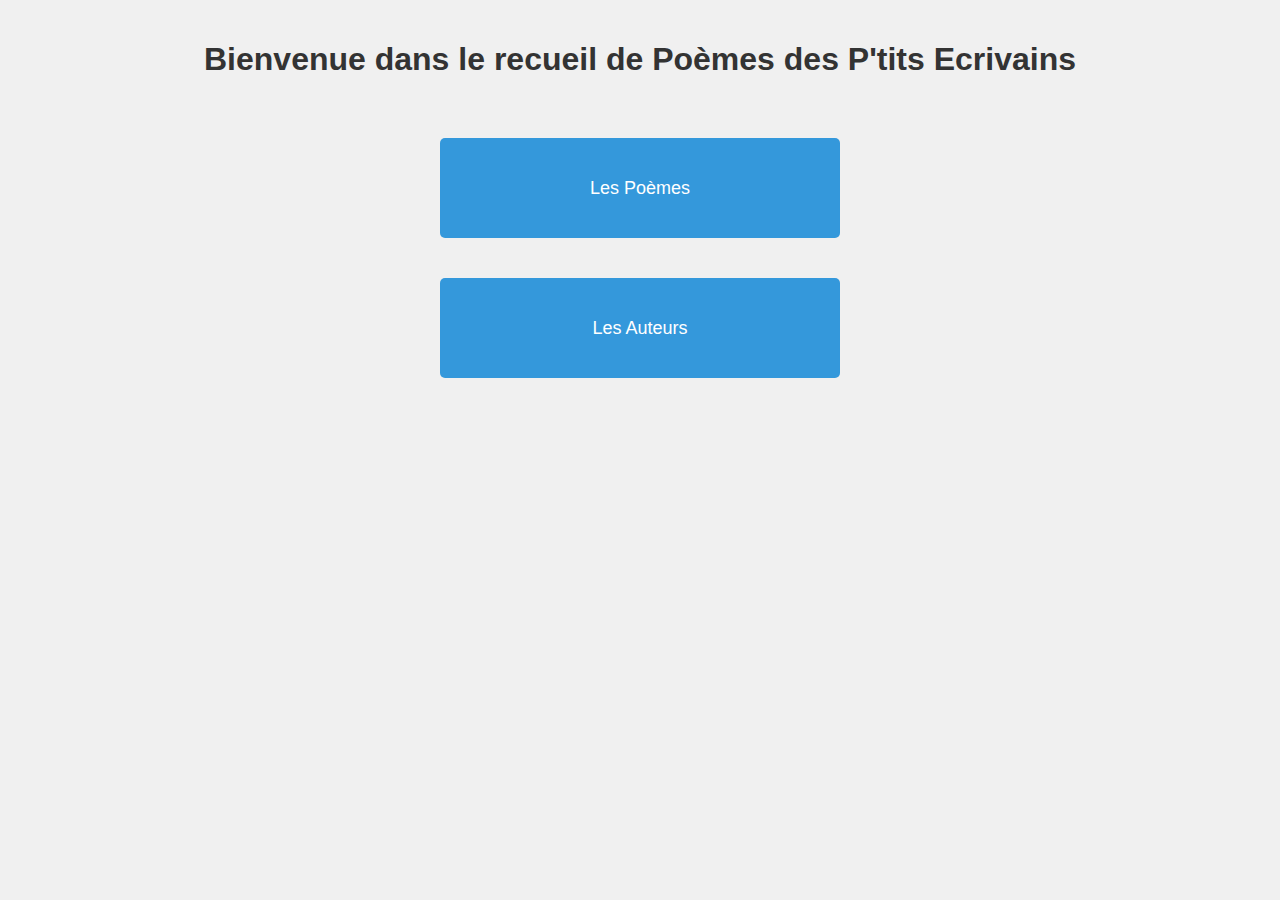
<file: index.html>
<!DOCTYPE html>
<html>
<head>
    <title>Recueil de Po&egrave;mes</title>
    <style>
        body {
            font-family: Arial, sans-serif;
            margin: 0;
            padding: 0;
            background-color: #f0f0f0;
        }
        h1 {
            color: #333;
            text-align: center;
            padding: 20px 0;
        }
        button {
            display: block;
            width: 400px;
            height: 100px;
            margin: 40px auto;
            background-color: #3498db;
            color: #fff;
            border: none;
            border-radius: 5px;
            cursor: pointer;
            font-size: 18px;
        }
        button:hover {
            background-color: #2980b9;
        }
    </style>
</head>
<body>
    <h1>Bienvenue dans le recueil de Po&egrave;mes des P'tits Ecrivains</h1>
    <button onclick="location.href='poemes.html'">Les Po&egrave;mes</button>
    <button onclick="location.href='employes.html'">Les Auteurs</button>
</body>
</html>
</file>
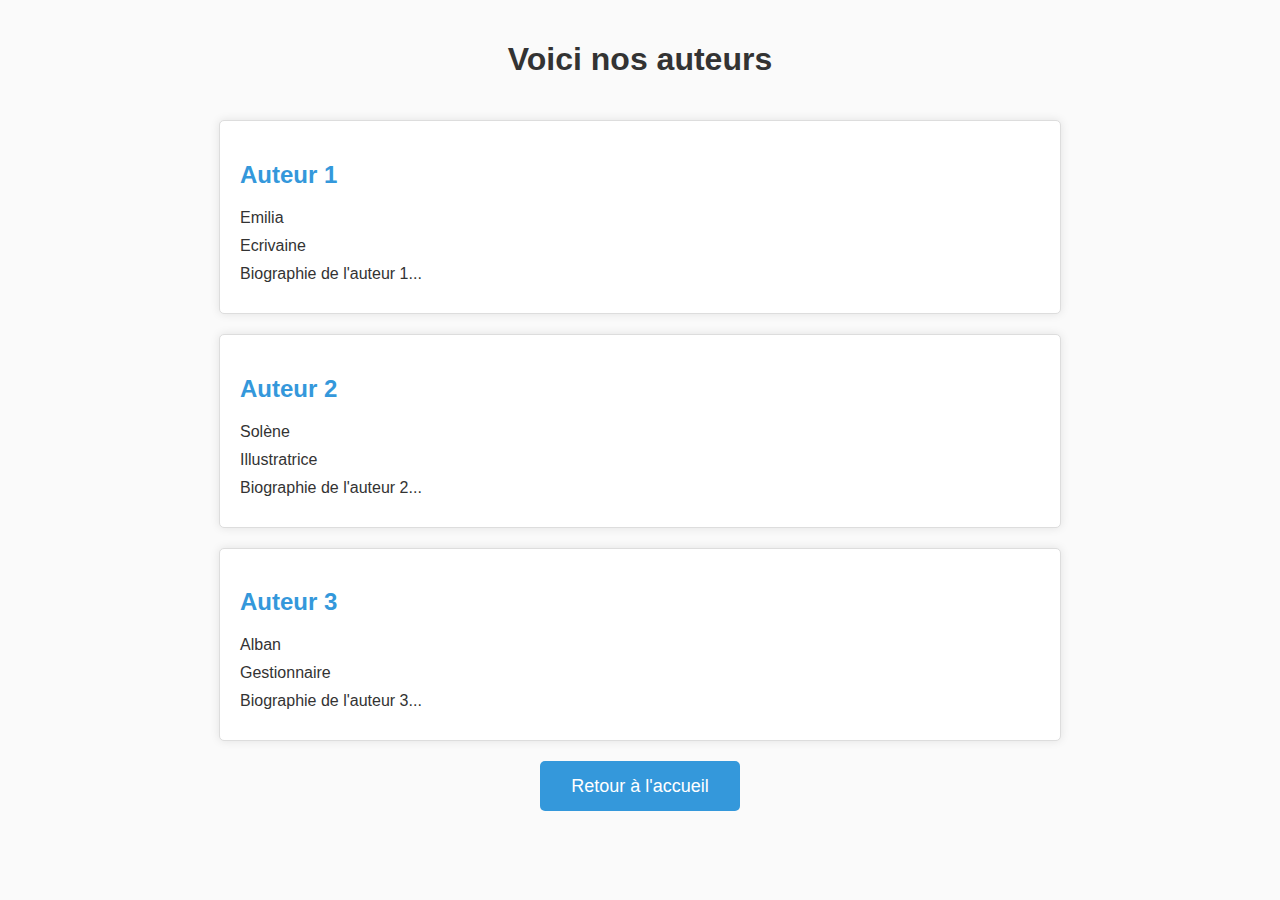
<file: employes.html>
<!DOCTYPE html>
<html>
<head>
    <title>Auteurs</title>
    <style>
        body {
            font-family: 'Arial', sans-serif;
            margin: 0;
            padding: 0;
            background-color: #fafafa;
            color: #333;
        }
        h1 {
            color: #333;
            text-align: center;
            padding: 20px 0;
        }
        div {
            border: 1px solid #ddd;
            border-radius: 5px;
            padding: 20px;
            margin: 20px auto;
            max-width: 800px;
            background-color: #fff;
            box-shadow: 0 0 10px rgba(0,0,0,0.1);
        }
        h2 {
            color: #3498db;
        }
        p {
            margin: 10px 0;
        }
        button {
            display: block;
            width: 200px;
            height: 50px;
            margin: 20px auto;
            background-color: #3498db;
            color: #fff;
            border: none;
            border-radius: 5px;
            cursor: pointer;
            font-size: 18px;
        }
        button:hover {
            background-color: #2980b9;
        }
    </style>
</head>
<body>
    <h1>Voici nos auteurs</h1>

    <div>
        <h2>Auteur 1</h2>
        <p>Emilia</p>
        <p>Ecrivaine</p>
        <p>Biographie de l'auteur 1...</p>
    </div>
    <div>
        <h2>Auteur 2</h2>
        <p>Solène</p>
        <p>Illustratrice</p>
        <p>Biographie de l'auteur 2...</p>
    </div>
    <div>
        <h2>Auteur 3</h2>
        <p>Alban</p>
        <p>Gestionnaire</p>
        <p>Biographie de l'auteur 3...</p>
    </div>
    



    <!-- etc. -->
    <button onclick="location.href='index.html'">Retour à l'accueil</button>
</body>
</html>
</file>
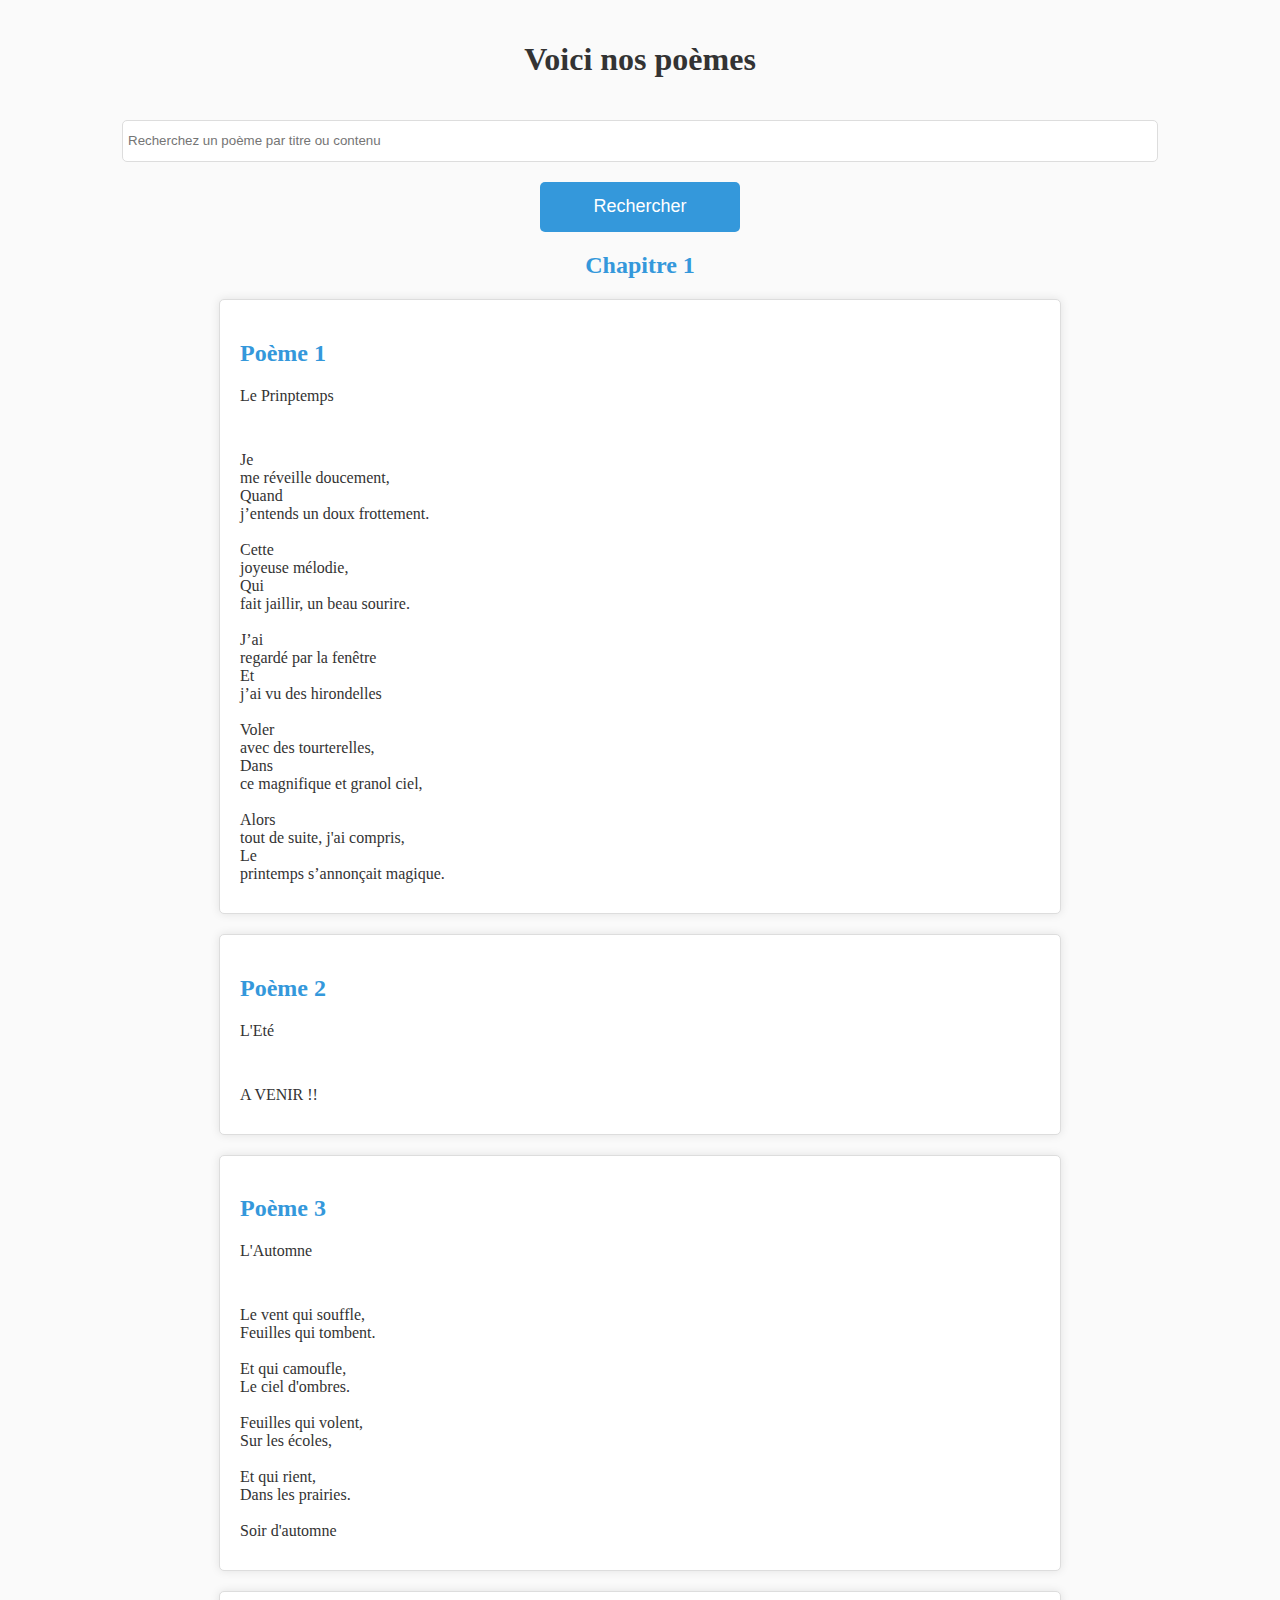
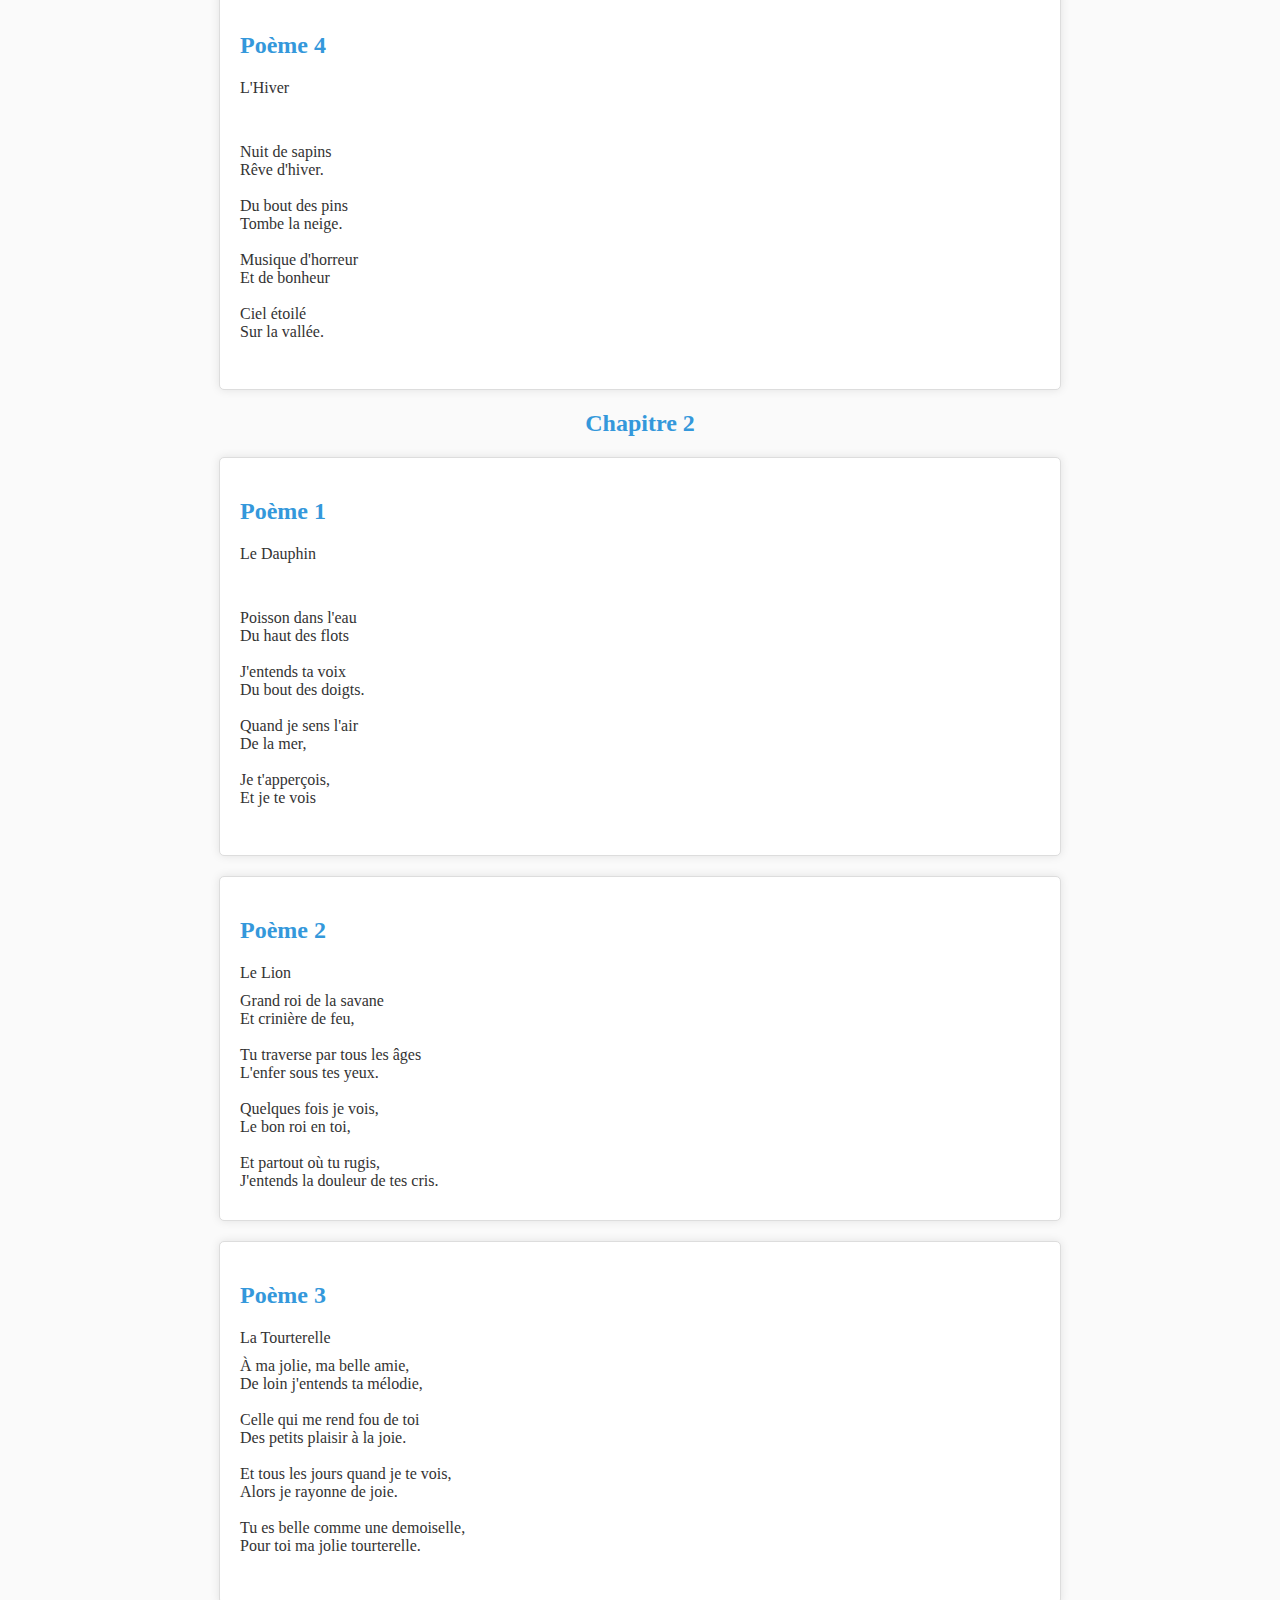
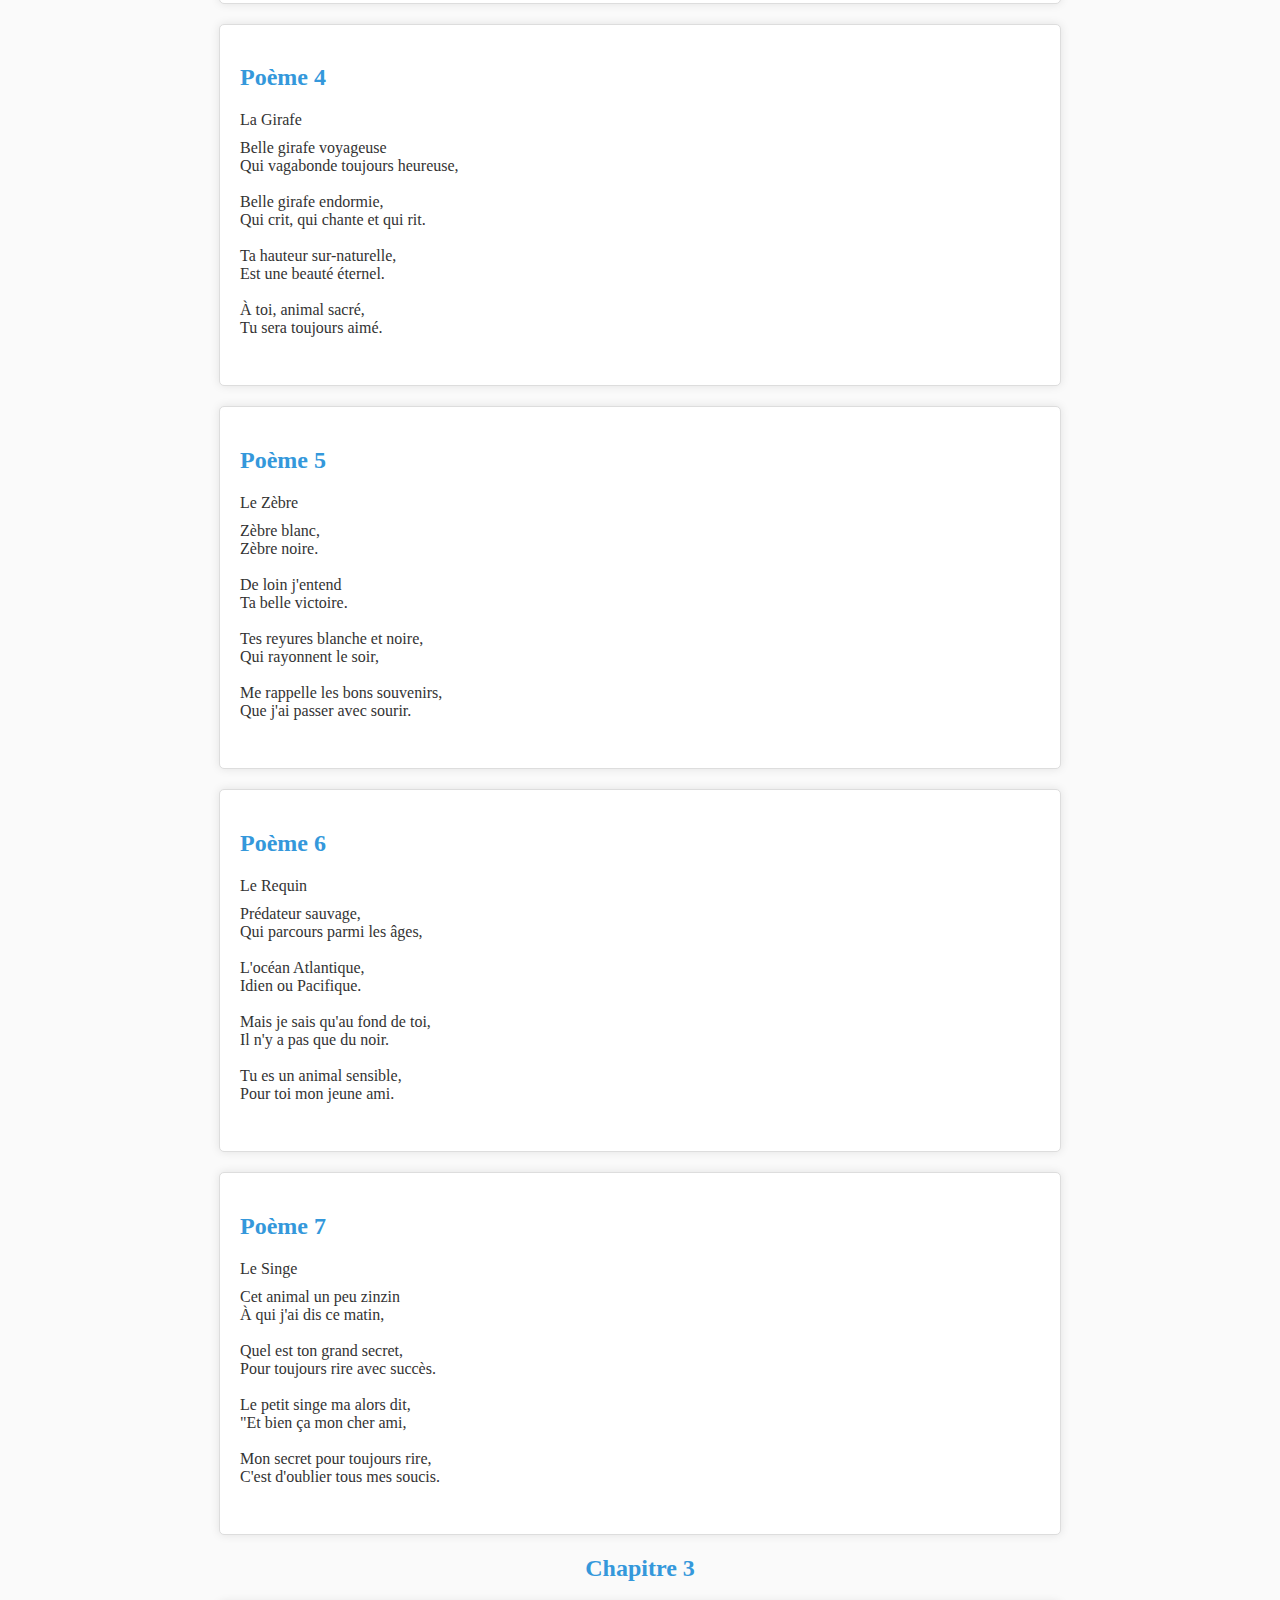
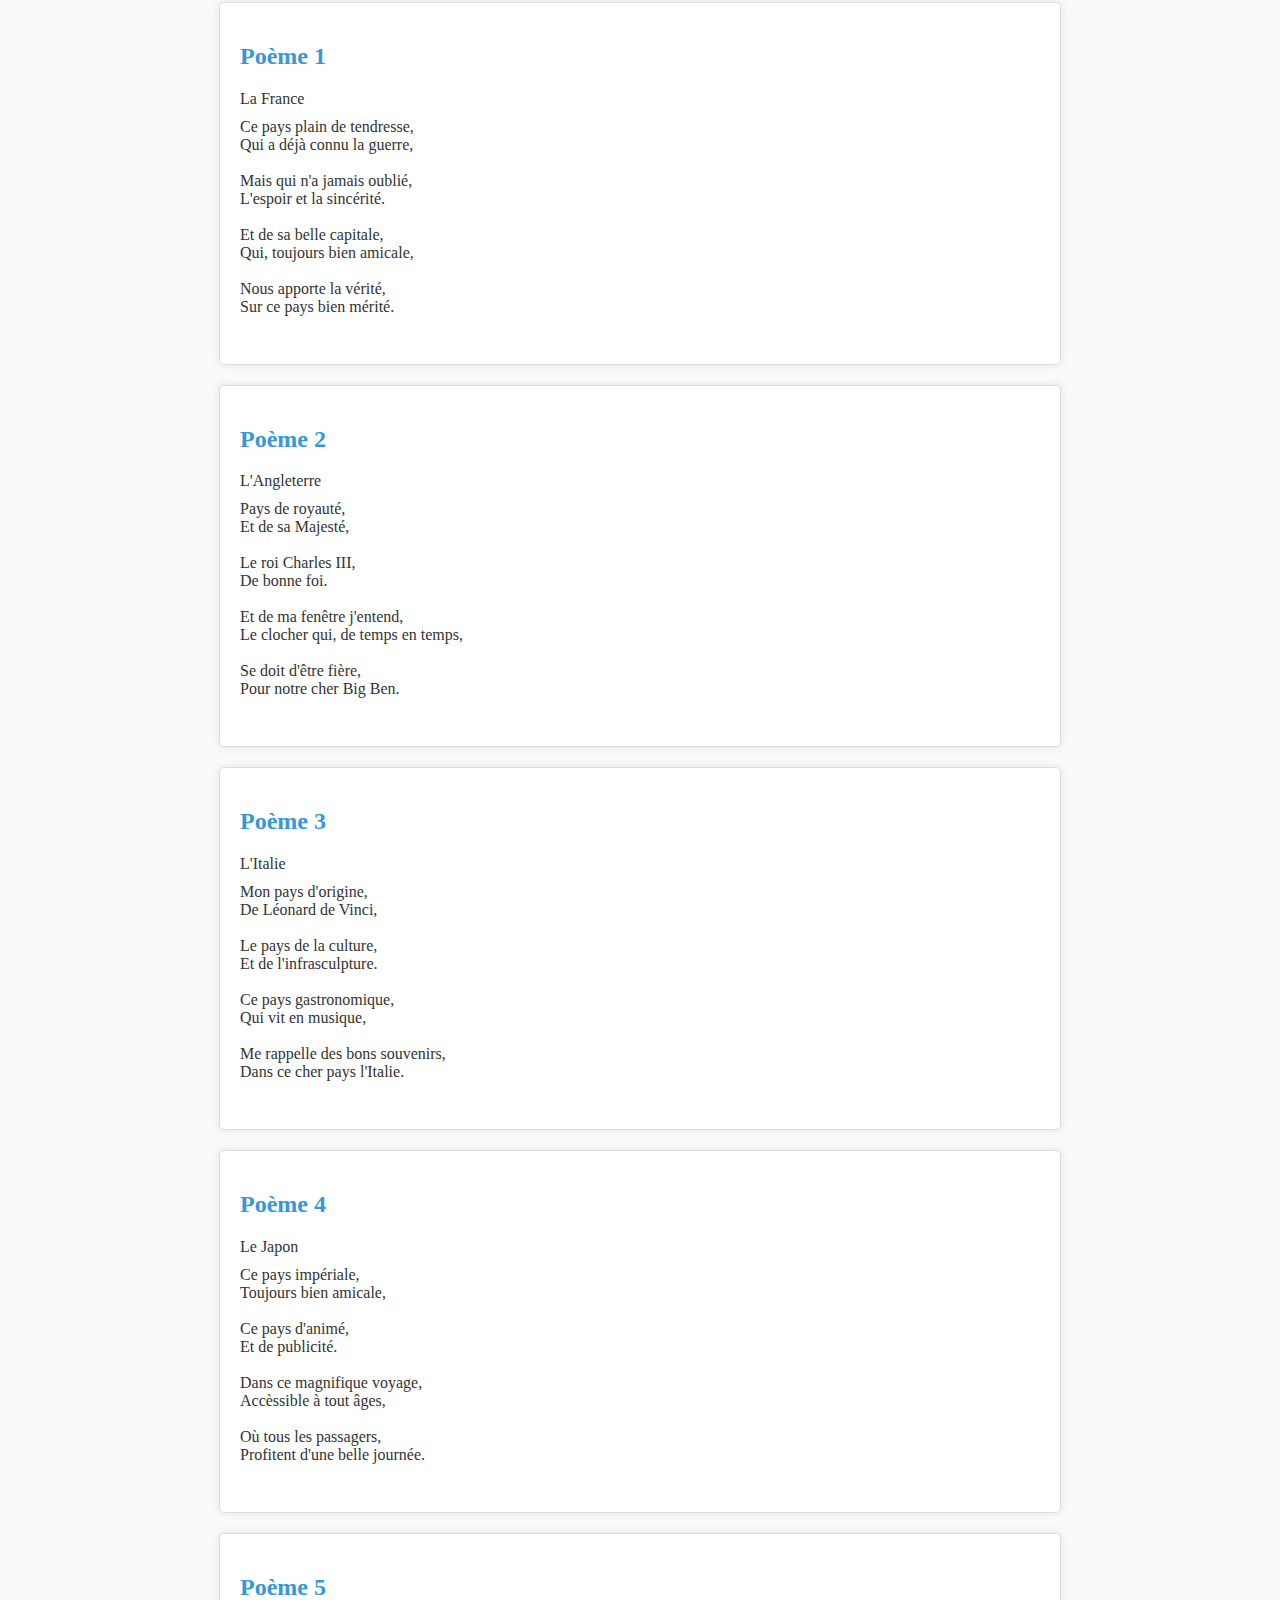
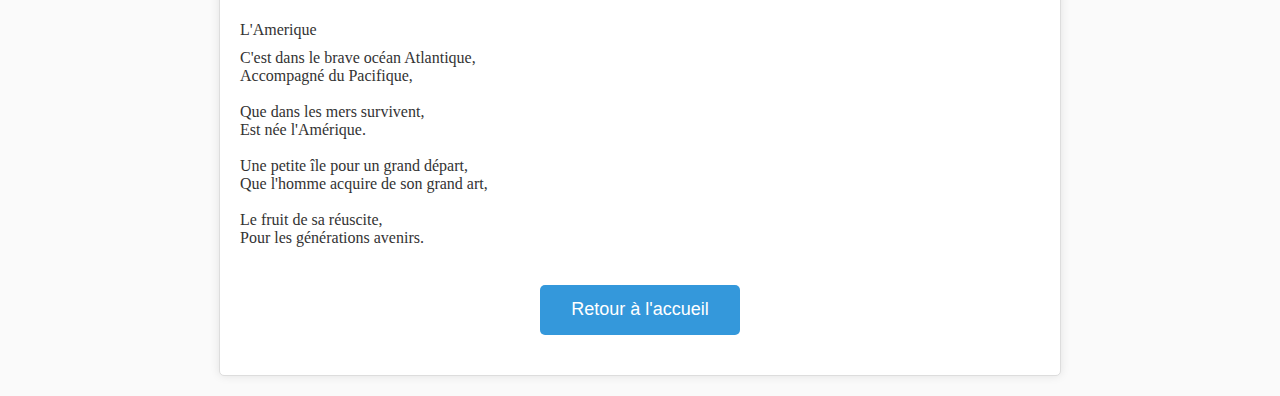
<file: poemes.html>
<!DOCTYPE html>
<html>
<head>
    <title>Po&egrave;mes</title>
    <style>
        body {
            font-family: 'Georgia', serif;
            margin: 0;
            padding: 0;
            background-color: #fafafa;
            color: #333;
        }
        h1 {
            color: #333;
            text-align: center;
            padding: 20px 0;
        }
        div {
            border: 1px solid #ddd;
            border-radius: 5px;
            padding: 20px;
            margin: 20px auto;
            max-width: 800px;
            background-color: #fff;
            box-shadow: 0 0 10px rgba(0,0,0,0.1);
        }
        h2 {
            color: #3498db;
        }
        p {
            margin: 10px 0;
        }
        #searchInput {
            display: block;
            width: 80%;
            height: 30px;
            margin: 20px auto;
            padding: 5px;
            border: 1px solid #ddd;
            border-radius: 5px;
        }
        button {
            display: block;
            width: 200px;
            height: 50px;
            margin: 20px auto;
            background-color: #3498db;
            color: #fff;
            border: none;
            border-radius: 5px;
            cursor: pointer;
            font-size: 18px;
        }
        button:hover {
            background-color: #2980b9;
        }
    </style>
</head>
<body>
    <h1>Voici nos po&egrave;mes</h1>
    <input type="text" id="searchInput" placeholder="Recherchez un poème par titre ou contenu">
    <button id="searchButton" onclick="search()">Rechercher</button>

 <center><h2>Chapitre 1</h2></center>

    <div id="poeme1">
        <h2>Poème 1</h2>
        <p>Le Prinptemps</p>
        <p><br><br>
            Je <br>
            me réveille doucement, <br>
            Quand<br>
            j’entends un doux frottement.<br>
            <br>
            Cette<br>
            joyeuse mélodie,<br>
            Qui<br>
            fait jaillir, un beau sourire.<br>
            <br>
            J’ai<br>
            regardé par la fenêtre<br>
            Et<br>
            j’ai vu des hirondelles <br>
            <br>
            Voler<br>
            avec des tourterelles,<br>
            Dans<br>
            ce magnifique et granol ciel,<br>
            <br>
            Alors<br>
            tout de suite, j'ai compris,<br>
            Le<br>
            printemps s’annonçait magique.<br>
        </p>
    </div>
     <div id="poeme2">
        <h2>Poème 2</h2>
        <p>L'Eté</p>
        <p><br><br>
          A VENIR !!
        </p>
    </div>

    <div id="poeme3">
        <h2>Poème 3</h2>
        <p>L'Automne</p>
        <p><br><br>
            
            Le vent qui souffle, <br>
Feuilles qui tombent. <br><br>

Et qui camoufle, <br>
Le ciel d'ombres. <br><br>

Feuilles qui volent, <br>
Sur les écoles, <br><br>

Et qui rient, <br>
Dans les prairies. <br><br>

Soir d'automne
        </p>
    </div>

    <div id="poeme4">
        <h2>Poème 4</h2>
        <p>L'Hiver</p>
        <p><br><br>
            Nuit de sapins <br>
Rêve d'hiver. <br><br>

Du bout des pins <br>
Tombe la neige.<br><br>

Musique d'horreur<br>
Et de bonheur<br><br>

Ciel étoilé<br>
Sur la vallée.<br><br>
        </p>
    </div>

    <center><h2>Chapitre 2</h2></center>

    <div id="poeme1">
        <h2>Poème 1</h2>
        <p>Le Dauphin</p>
        <p><br><br>
            Poisson dans l'eau <br>
Du haut des flots <br><br>

J'entends ta voix <br>
Du bout des doigts. <br><br>

Quand je sens l'air <br>
De la mer, <br><br>

Je t'apperçois, <br>
Et je te vois<br><br>
        </p>
    </div>

    <div id="poeme2">
        <h2>Poème 2</h2>
        <p>Le Lion</p>
        Grand roi de la savane <br>
Et crinière de feu, <br><br>

Tu traverse par tous les âges<br>
L'enfer sous tes yeux.<br><br> 

Quelques fois je vois, <br>
Le bon roi en toi, <br><br>

Et partout où tu rugis, <br>
J'entends la douleur de tes cris.
        <p>
       
        </p>
    </div>


    <div id="poeme3">
        <h2>Poème 3</h2>
        <p>La Tourterelle</p>
        À ma jolie, ma belle amie, <br>
        De loin j'entends ta mélodie, <br><br>
        
        Celle qui me rend fou de toi<br>
        Des petits plaisir à la joie. <br><br>
        
        Et tous les jours quand je te vois, <br>
        Alors je rayonne de joie. <br><br>
        
        Tu es belle comme une demoiselle,<br>
        Pour toi ma jolie tourterelle.<br><br>


        <p>
           
        </p>
    </div>

    <div id="poeme4">
        <h2>Poème 4</h2>
        <p>La Girafe</p>
        <p>
            Belle girafe voyageuse <br>
            Qui vagabonde toujours heureuse, <br><br>
            
            Belle girafe endormie, <br>
            Qui crit, qui chante et qui rit. <br><br>
            
            Ta hauteur sur-naturelle, <br>
            Est une beauté éternel. <br><br>
            
            À toi, animal sacré, <br>
            Tu sera toujours aimé.<br><br>
        </p>
    </div>

    <div id="poeme5">
        <h2>Poème 5</h2>
        <p>Le Zèbre</p>
        Zèbre blanc, <br>
Zèbre noire.<br><br>

De loin j'entend <br>
Ta belle victoire.<br><br>

Tes reyures blanche et noire, <br>
Qui rayonnent le soir, <br><br>

Me rappelle les bons souvenirs, <br>
Que j'ai passer avec sourir.<br><br>
        <p>
            
        </p>
    </div>

    <div id="poeme6">
        <h2>Poème 6</h2>
        <p>Le Requin</p>
        Prédateur sauvage, <br>
        Qui parcours parmi les âges, <br><br>
        
        L'océan Atlantique, <br>
        Idien ou Pacifique. <br><br>
        
        Mais je sais qu'au fond de toi, <br>
        Il n'y a pas que du noir. <br><br>
        
        Tu es un animal sensible, <br>
        Pour toi mon jeune ami. <br><br>
        <p>
            
        </p>
    </div>

    <div id="poeme7">
        <h2>Poème 7</h2>
        <p>Le Singe</p>
        Cet animal un peu zinzin  <br>
        À qui j'ai dis ce matin, <br><br>
        
        Quel est ton grand secret, <br>
        Pour toujours rire avec succès. <br><br>
        
        Le petit singe ma alors dit, <br>
        "Et bien ça mon cher ami,<br><br>
        
        Mon secret pour toujours rire, <br>
        C'est d'oublier tous mes soucis.<br><br>
        <p>
            
        </p>
    </div>

    <center><h2>Chapitre 3</h2></center>

    <div id="poeme1">
        <h2>Poème 1</h2>
        <p>La France</p>
        Ce pays plain de tendresse, <br>
        Qui a déjà connu la guerre, <br><br>
        
        Mais qui n'a jamais oublié,<br> 
        L'espoir et la sincérité. <br><br>
        
         Et de sa belle capitale, <br>
         Qui, toujours bien amicale, <br><br>
        
        Nous apporte la vérité, <br>
        Sur ce pays bien mérité.<br><br>
        <p>
            
        </p>
    </div>

    <div id="poeme2">
        <h2>Poème 2</h2>
        <p>L'Angleterre</p>
        Pays de royauté, <br>
Et de sa Majesté, <br><br>

Le roi Charles III, <br>
De bonne foi. <br><br>

Et de ma fenêtre j'entend, <br>
Le clocher qui, de temps en temps,<br><br>

Se doit d'être fière, <br>
Pour notre cher Big Ben.<br><br>
        <p>
            
        </p>
    </div>

    <div id="poeme3">
        <h2>Poème 3</h2>
        <p>L'Italie</p>
        Mon pays d'origine, <br>
        De Léonard de Vinci, <br><br>
        
        Le pays de la culture, <br>
        Et de l'infrasculpture.<br><br> 
        
        Ce pays gastronomique, <br>
        Qui vit en musique, <br><br>
        
        Me rappelle des bons souvenirs, <br>
        Dans ce cher pays l'Italie.<br><br>
        <p>
            
        </p>
    </div>

    <div id="poeme4">
        <h2>Poème 4</h2>
        <p>Le Japon</p>
        Ce pays impériale, <br>
        Toujours bien amicale, <br><br>
        
        Ce pays d'animé, <br>
        Et de publicité. <br><br>
        
        Dans ce magnifique voyage, <br>
        Accèssible à tout âges, <br><br>
        
        Où tous les passagers, <br>
        Profitent d'une belle journée.<br><br>
        <p>
            
        </p>
    </div> <div id="poeme5">
        <h2>Poème 5</h2>
        <p>L'Amerique</p>
        C'est dans le brave océan Atlantique, <br>
        Accompagné du Pacifique, <br><br>
        
        Que dans les mers survivent, <br>
        Est née l'Amérique. <br><br>
        
        Une petite île pour un grand départ, <br>
        Que l'homme acquire de son grand art, <br><br>
        
        Le fruit de sa réuscite, <br>
        Pour les générations avenirs.<br><br>
        <p>




            
            
 <button onclick="location.href='index.html'">Retour à l'accueil</button>

    <script>
        var poemes = [
            { id: 'poeme1', titre: 'Titre du poème 1', contenu: 'Description du poème 1...' },
            { id: 'poeme2', titre: 'Titre du poème 2', contenu: 'Description du poème 2...' }
            // Ajoutez ici les données de vos poèmes
        ];

        function search() {
            var input = document.getElementById('searchInput').value.toLowerCase();

            for (var i = 0; i < poemes.length; i++) {
                var poeme = document.getElementById(poemes[i].id);
                if (poemes[i].titre.toLowerCase().includes(input) || poemes[i].contenu.toLowerCase().includes(input)) {
                    poeme.style.display = 'block';
                } else {
                    poeme.style.display = 'none';
                }
            }
        }
    </script>
</body>
</html>
</file>
